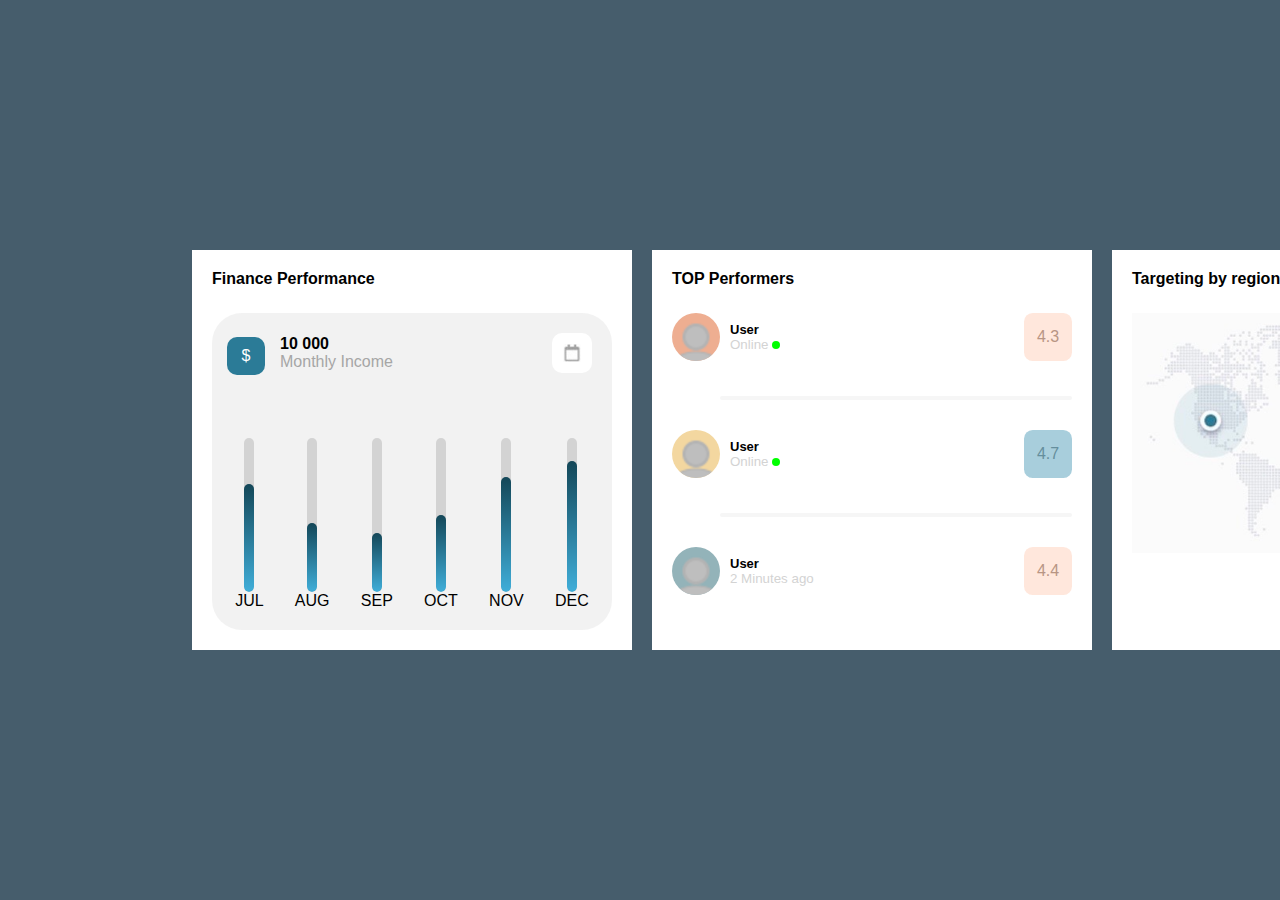
<file: NathansSnippits/bottomElements.html>
<html>
    <head>
        <link rel="stylesheet" href="../style.css">
        <link rel="stylesheet" href="../nathans/style.css">
        <script defer src="../nathans/graphs.js"></script>
    </head>
    <body>
        <div class="bottom-section">
            <div class="small-section">
                <h1 class="head">Finance Performance</h1>
                <div class="body design">
                    <div id="finance-performance-graph" class="bar-graph">
                        <div class="spaced head">
                            <div class="left">
                                <div class="symbol">$</div>
                                <div class="described-value">
                                    <span>10 000</span>
                                    <span class="descriptor">Monthly Income</span>
                                </div>
                            </div>
                            <div class="right">
                                <div class="calander icon">
                                    <img width=18px height=18px src="../images/calander.png">
                                </div>
                            </div>
                        </div>
                        <div class="body">
                            <div class="bars js-loadin">
                                <div style="display: none;">
                                    <div class="bar-element js-loadin-demo">
                                        <div class="bar">
                                            <div class="bar-grow"></div>
                                        </div>
                                        <div class="week-day"></div>
                                    </div>
                                </div>
                                <div class="js-loadin-void">...</div>
                            </div>
                        </div>
                    </div>
                </div>
            </div>
            <div class="small-section">
                <h1 class="head">TOP Performers</h1>
                <div class="list-down">
                    <div class="user-details container">
                        <div class="spaced">
                            <div class="left">
                                <div class="icon round user-color-special-orange">
                                    <img width=48 height=48 src="../images/user.png">
                                </div>
                                <div class="info">
                                    <div class="name">User</div>
                                    <div class="status">
                                        Online&MediumSpace;
                                        <span class="indicator-icon">
                                            <svg xmlns="http://www.w3.org/2000/svg" width="8" height="8" version="1.1">
                                                <circle cx="4" cy="4" r="4" fill="#00FF00" />
                                            </svg>
                                        </span>
                                    </div>
                                </div>
                            </div>
                            <div class="right">
                                <div class="performance-rating high-mid">
                                    4.3
                                </div>
                            </div>
                        </div>
                    </div>
                    <div class="list-seperator"></div>
                    <div class="user-details container">
                        <div class="spaced">
                            <div class="left">
                                <div class="icon round user-color-special-yellow">
                                    <img width=48 height=48 src="../images/user.png">
                                </div>
                                <div class="info">
                                    <div class="name">User</div>
                                    <div class="status">
                                        Online&MediumSpace;
                                        <span class="indicator-icon">
                                            <svg xmlns="http://www.w3.org/2000/svg" width="8" height="8" version="1.1">
                                                <circle cx="4" cy="4" r="4" fill="#00FF00" />
                                            </svg>
                                        </span>
                                    </div>
                                </div>
                            </div>
                            <div class="right">
                                <div class="performance-rating high-high">
                                    4.7
                                </div>
                            </div>
                        </div>
                    </div>
                    <div class="list-seperator"></div>
                    <div class="user-details container">
                        <div class="spaced">
                            <div class="left">
                                <div class="icon round user-color-special-blue">
                                    <img width=48 height=48 src="../images/user.png">
                                </div>
                                <div class="info">
                                    <div class="name">User</div>
                                    <div class="status">
                                        2 Minutes ago
                                    </div>
                                </div>
                            </div>
                            <div class="right">
                                <div class="performance-rating high-mid">
                                    4.4
                                </div>
                            </div>
                        </div>
                    </div>
                </div>
            </div>
            <div class="small-section">
                <h1 class="head">Targeting by region</h1>
                <div class="body map-element">
                    <img src="../images/map.png">
                </div>
            </div>
        </div>
    </body>
</html>
</file>
<file: style.css>
.about {
  height: 200px;
  width: 200px;
  background-image: linear-gradient(#4D7283, #5f97ac);
  border-radius: 10%;
  margin: 15px 50px;
  border: 2px solid #effaff;
}

.sideBar {
  height: 90%;
  width: 7%;
  background-image: linear-gradient(#4D7283, #698089);
  display: flex;
  flex-direction: column;
  justify-content: space-between;
  align-items: center;
  border-top-left-radius: 30px;
  border-bottom-left-radius: 30px;
  min-width: 90px;
}

.bottomcontainerInsights {
  background-image: linear-gradient(#5f97ac, #4D7283);
  height: 40%;
  width: 80%;
  margin: 0px auto;
  border-radius: 30px;
}

* {
  margin: 0;
  padding: 0;
  font-family: "Montserrat", sans-serif;
}

html {
  height: 100%;
  width: 100%;
}

body {
  background-color: #465D6C;
  height: 100%;
  width: 100%;
  display: flex;
  justify-content: center;
  align-items: center;
}

.mainContainer {
  height: 105%;
  margin-left: 20px;
  margin-right: 20px;
  min-width: 70%;
  margin-top: 115px;
  margin-bottom: 20px;
  display: flex;
  justify-content: center;
}

#star {
  background-color: white;
  padding: 10px;
  border-radius: 100%;
}

.logo {
  margin-top: 20px;
  margin-bottom: 40px;
}

.logoContainer {
  margin: 30px auto 0px auto;
  display: flex;
  flex-direction: column;
  align-items: center;
}

.logoContainer p {
  margin-top: 13px;
  color: white;
  font-size: 10px;
}

.contentContainer {
  height: 90%;
  width: 90%;
  background-image: linear-gradient(#4D7283, #698089);
  border-top-right-radius: 30px;
  border-bottom-right-radius: 30px;
}

.content {
  overflow: scroll;
  height: 88%;
  width: 99%;
  background-color: white;
  border-radius: 30px;
}

.topNav {
  height: 10%;
  width: 90%;
  display: flex;
  align-items: center;
  justify-content: space-between;
  margin: 0px 40px;
}

#user {
  background-color: #F6C7B2;
  border-radius: 10px;
  padding: 20px 13px;
  margin-top: 100px;
  margin-bottom: 40px;
  overflow: hidden;
  display: flex;
  justify-content: center;
  align-items: center;
}

.backbutton {
  color: white;
  display: flex;
  align-items: center;
}
.backbutton div {
  background-color: white;
  padding: 7px 10px;
  border-radius: 100%;
}
.backbutton p {
  padding-left: 15px;
  font-size: medium;
}

.websitenav a {
  text-decoration: none;
  color: white;
  margin: 0px 20px;
}

.memberContainer {
  display: flex;
  align-items: center;
}
.memberContainer .memberContainer :first-child {
  background-color: rgb(247, 210, 192);
}

.memberContainer p {
  margin-left: 13px;
  color: white;
  font-weight: 900;
  font-size: 12px;
}

#firstmember {
  background-color: rgb(247, 210, 192);
  padding: 9px 10px;
  border-radius: 100%;
  margin: -6px;
  border: 3px solid #4D7283;
}

.memberContainer :nth-child(2) {
  background-color: rgb(232, 152, 107);
  padding: 9px 10px;
  border-radius: 100%;
  margin: -6px;
  border: 3px solid #4D7283;
}

.memberContainer :nth-child(3) {
  background-color: rgb(150, 179, 187);
  padding: 9px 10px;
  border-radius: 100%;
  margin: -6px;
  border: 3px solid #4D7283;
}

p span {
  margin-left: 5px;
  font-weight: 100;
  opacity: 70%;
}

.topcontainer {
  height: 38%;
  width: 94%;
  padding: 26px;
  display: flex;
  justify-content: space-between;
}

.popularitycontainer {
  height: 85%;
  width: 28%;
  background-color: #EDCCBB;
  border-radius: 30px;
  padding: 3%;
}

.visitors {
  background-color: #3289A0;
  background-image: linear-gradient(to bottom right, #3289A0, #EECCBA);
  height: 85%;
  width: 57%;
  border-radius: 25px;
  padding: 3%;
  position: relative;
}

.visitors span {
  color: white;
}

.visitors h1 {
  color: white;
  font-size: 55px;
  margin-bottom: 10px;
}

ul li {
  list-style: none;
  display: flex;
  margin-top: 15px;
}

.numba {
  display: block;
  font-size: 15px;
}

.visitors .icons img {
  max-width: 5%;
  height: 100%;
  padding-right: 1%;
}

.visitors .fullStat {
  background-color: #2A7B97;
  color: black;
  border-radius: 30px 0;
  position: absolute;
  right: -7%;
  bottom: -15%;
  height: 80px;
  width: 300px;
  margin: 30px;
}

.guy {
  position: absolute;
  right: 1%;
  bottom: 0px;
}

.fullStat span {
  position: absolute;
  top: 50%;
  left: 55%;
  transform: translate(-50%, -50%);
  font-weight: 900;
}

.user-icon {
  color: #ffffff;
}

.bottomcontainer {
  padding: 0px 10px;
  display: flex;
  flex-wrap: wrap;
  justify-content: space-between;
  gap: 20px;
  min-height: 200px;
  width: 95%;
  flex: 1 1 50px;
  margin-top: 5px;
}
.bottomcontainer .user-color-special-orange {
  background-color: #EEAE91;
}
.bottomcontainer .user-color-special-yellow {
  background-color: #F3D7A0;
}
.bottomcontainer .user-color-special-blue {
  background-color: #93B3B9;
}
.bottomcontainer .spaced {
  display: flex;
  justify-content: space-between;
}
.bottomcontainer .spaced .left {
  display: flex;
  justify-content: flex-start;
}
.bottomcontainer .spaced .right {
  display: flex;
  justify-content: flex-end;
}
.bottomcontainer .list-down {
  display: flex;
  flex-direction: column;
  height: 100%;
}
.bottomcontainer .list-down .list-seperator {
  flex-grow: 0;
  flex-shrink: 0;
  width: 88%;
  height: 4px;
  margin-bottom: 30px;
  margin-left: 48px;
  background-color: rgba(237, 237, 237, 0.5);
  border-radius: 2px;
}
.bottomcontainer .list-down > * {
  flex-grow: 1;
  flex-shrink: 0;
}
.bottomcontainer .round {
  border-radius: 100%;
  overflow: hidden;
}
.bottomcontainer .rounded {
  border-radius: 20%;
  overflow: hidden;
}
.bottomcontainer .js-loadin-void {
  width: 100%;
  height: 100%;
}
.bottomcontainer .js-loadin-void .load {
  background-color: rgba(90, 90, 90, 0.5);
}
.bottomcontainer .js-loadin-demo {
  display: none;
}
.bottomcontainer .small-section {
  flex: 1 0 200px;
  display: flex;
  flex-direction: column;
  align-content: center;
  padding: 20px;
}
.bottomcontainer .small-section .head {
  font-weight: bold;
  font-size: medium;
  margin-bottom: 25px;
}
.bottomcontainer .small-section .body.design {
  display: flex;
  flex: 1 0 300px;
  justify-content: center;
  border-radius: 30px;
  background-color: rgba(211, 211, 211, 0.3);
}
.bottomcontainer .bar-graph {
  display: flex;
  flex-direction: column;
  align-content: center;
  flex: 1 1 200px;
}
.bottomcontainer .bar-graph .head {
  display: flex;
}
.bottomcontainer .bar-graph .head .left, .bottomcontainer .bar-graph .head .right {
  display: flex;
  flex: 1 1 1;
  align-content: center;
  align-items: center;
}
.bottomcontainer .bar-graph .head .symbol {
  display: flex;
  justify-content: center;
  align-content: center;
  align-items: center;
  border-radius: 10px;
  width: 38px;
  height: 38px;
  color: white;
  font-weight: normal;
  background-color: #2B7B97;
  margin: 15px;
  margin-right: 5px;
  margin-top: 20px;
}
.bottomcontainer .bar-graph .head .described-value {
  display: flex;
  flex-direction: column;
  margin: 15px;
  margin-left: 10px;
}
.bottomcontainer .bar-graph .head .described-value .descriptor {
  font-size: medium;
  font-weight: lighter;
  color: #A6A6A6;
}
.bottomcontainer .bar-graph .head .space {
  flex: 1 1 1;
}
.bottomcontainer .bar-graph .head .calander {
  background-color: white;
  margin: 20px;
  width: 40px;
  height: 40px;
  display: flex;
  align-items: center;
  justify-content: center;
  border-radius: 10px;
  color: lightgrey;
}
.bottomcontainer .bar-graph .head .calander .icon {
  width: 18px;
  height: 18px;
  display: flex;
  justify-content: center;
  align-items: center;
}
.bottomcontainer .bar-graph .body {
  height: 100%;
  display: flex;
  flex-direction: column;
}
.bottomcontainer .bar-graph .bars {
  display: flex;
  gap: 5px;
  flex: 1 0 100px;
  padding: 20px 10px;
}
.bottomcontainer .bar-graph .bars .bar-element {
  flex: 1 0 auto;
  display: flex;
  flex-direction: column;
  align-items: center;
  height: 100%;
}
.bottomcontainer .bar-graph .bars .bar-element .bar {
  flex: 1 0 80px;
  height: 80px;
  width: 10px;
  border-radius: 30px;
  overflow: hidden;
  background-color: lightgrey;
  display: flex;
  justify-content: center;
}
.bottomcontainer .bar-graph .bars .bar-element .bar .bar-grow {
  border-radius: 30px;
  align-self: flex-end;
  height: 50%;
  width: 100%;
  background-color: #40AED9;
  background-image: linear-gradient(0deg, #40AED9, #144758);
}
.bottomcontainer .user-details.container {
  height: 50px;
  flex: 1 0 80px;
}
.bottomcontainer .user-details.container .left, .bottomcontainer .user-details.container .right {
  align-items: center;
  align-content: center;
}
.bottomcontainer .user-details.container .info {
  margin-left: 10px;
}
.bottomcontainer .user-details.container .info .name {
  font-weight: bold;
  font-size: small;
}
.bottomcontainer .user-details.container .info .status {
  font-weight: lighter;
  font-size: smaller;
  color: lightgrey;
  display: inline-flex;
  align-content: center;
  align-items: center;
}
.bottomcontainer .user-details.container .info .status .indicator-icon {
  display: inline-flex;
  align-items: center;
  align-content: center;
}
.bottomcontainer .user-details.container .icon {
  width: 48px;
  height: 48px;
  text-align: center;
  display: flex;
  justify-content: center;
  align-items: center;
}
.bottomcontainer .user-details.container .performance-rating {
  display: flex;
  justify-content: center;
  align-items: center;
  width: 48px;
  height: 48px;
  border-radius: 18%;
}
.bottomcontainer .user-details.container .performance-rating.high-mid {
  background-color: rgba(255, 223, 208, 0.737254902);
  color: #b89584;
}
.bottomcontainer .user-details.container .performance-rating.high-high {
  background-color: rgba(137, 189, 208, 0.737254902);
  color: #658E9D;
}
.bottomcontainer .map-element > img {
  -o-object-fit: cover;
     object-fit: cover;
  -o-object-position: 50% 50%;
     object-position: 50% 50%;
  width: 100%;
}
.bottomcontainer .map-element {
  overflow: hidden;
  display: flex;
  justify-content: center;
  width: 100%;
}

.guy img {
  position: absolute;
  bottom: 0%;
  right: 6%;
  width: 43%;
}

.insightsnav {
  opacity: 50%;
}

.insightsnavbold {
  opacity: 100%;
  font-weight: 900;
}

.popularitycontainer {
  height: 85%;
  width: 28%;
  background-color: #EDCCBB;
  border-radius: 30px;
  padding: 3%;
  position: relative;
}

.popularitycontainer span {
  color: black;
  font-weight: 600;
}

.popularitycontainer h1 {
  color: black;
  font-size: 70px;
  margin-bottom: 10px;
  font-weight: 900;
  margin-bottom: 10%;
}

.popRank img {
  height: 30%;
  width: 30%;
  display: flex;
  -o-object-fit: contain;
     object-fit: contain;
  position: absolute;
  right: 10%;
  top: 10%;
}

.visitors .fullStat {
  background-color: #2A7B97;
  color: black;
  border-radius: 30px 0;
  position: absolute;
  right: -100px;
  bottom: -15%;
  height: 80px;
  width: 300px;
}

.fullStat span {
  position: absolute;
  top: 50%;
  left: 55%;
  transform: translate(-50%, -50%);
  font-weight: 900;
}/*# sourceMappingURL=style.css.map */
</file>
<file: nathans/style.css>
* {
  margin: 0;
  padding: 0;
  font-family: "Montserrat", sans-serif;
}

html {
  height: 100%;
  width: 100%;
}

body {
  background-color: #465D6C;
  height: 100%;
  width: 100%;
  display: flex;
  justify-content: center;
  align-items: center;
}

.mainContainer {
  height: 100%;
  width: 70%;
  margin-top: 115px;
  margin-bottom: 20px;
  display: flex;
  justify-content: center;
}

.sideBar {
  height: 90%;
  width: 7%;
  background-image: linear-gradient(#4D7283, #698089);
  display: flex;
  flex-direction: column;
  justify-content: space-between;
  align-items: center;
  border-top-left-radius: 30px;
  border-bottom-left-radius: 30px;
}

#star {
  background-color: white;
  padding: 10px;
  border-radius: 100%;
}

.logo {
  margin-top: 20px;
  margin-bottom: 40px;
}

.logoContainer {
  margin: 30px auto 0px auto;
  display: flex;
  flex-direction: column;
  align-items: center;
}

.logoContainer p {
  margin-top: 13px;
  color: white;
  font-size: 10px;
}

.contentContainer {
  height: 90%;
  width: 90%;
  background-image: linear-gradient(#4D7283, #698089);
  border-top-right-radius: 30px;
  border-bottom-right-radius: 30px;
}

.content {
  height: 88%;
  width: 99%;
  background-color: white;
  border-radius: 30px;
}

.topNav {
  height: 10%;
  width: 90%;
  display: flex;
  align-items: center;
  justify-content: space-between;
  margin: 0px 40px;
}

.user {
  background-color: white;
  border-radius: 10px;
  height: 40px;
  width: 40px;
  margin-top: 100px;
  margin-bottom: 20px;
}

.backbutton {
  color: white;
  display: flex;
  align-items: center;
}

.backbutton div {
  background-color: white;
  padding: 7px 10px;
  border-radius: 100%;
}

.backbutton p {
  padding-left: 15px;
  font-size: medium;
}

.websitenav a {
  text-decoration: none;
  color: white;
  margin: 0px 20px;
}

.memberContainer {
  display: flex;
  align-items: center;
}

.member {
  background-color: white;
  height: 30px;
  width: 30px;
  border-radius: 100%;
  margin: -6px;
  border: 3px solid #4D7283;
}

.memberContainer p {
  margin-left: 13px;
  color: white;
  font-weight: 900;
  font-size: 12px;
}

p span {
  margin-left: 5px;
  font-weight: 100;
  opacity: 70%;
}

.websitenav :nth-child(2) {
  opacity: 50%;
}

.websitenav :nth-child(3) {
  opacity: 50%;
}

.topcontainer {
  height: 45%;
  width: 94%;
  padding: 30px;
  display: flex;
  justify-content: space-between;
}

.popularitycontainer {
  height: 85%;
  width: 28%;
  background-color: #EDCCBB;
  border-radius: 30px;
  padding: 3%;
}

.visitors {
  background-color: #3289A0;
  background-image: linear-gradient(to bottom right, #3289A0, #EECCBA);
  height: 85%;
  width: 57%;
  border-radius: 25px;
  padding: 3%;
}

.visitors span {
  color: white;
}

.visitors h1 {
  color: white;
  font-size: 55px;
  margin-bottom: 10px;
}

ul li {
  list-style: none;
  display: flex;
  margin-top: 15px;
}

.numba {
  display: block;
  font-size: 15px;
}

.visitors .icons img {
  max-width: 5%;
  height: 100%;
  padding-right: 1%;
}

.visitors .fullStat {
  background-color: #2A7B97;
  color: black;
  position: absolute;
  left: 50%;
  bottom: 40%;
  height: 80px;
  width: 300px;
  margin: 30px;
}

.user-color-special-orange {
  background-color: #EEAE91;
}

.user-color-special-yellow {
  background-color: #F3D7A0;
}

.user-color-special-blue {
  background-color: #93B3B9;
}

.spaced {
  display: flex;
  justify-content: space-between;
}
.spaced .left {
  display: flex;
  justify-content: flex-start;
}
.spaced .right {
  display: flex;
  justify-content: flex-end;
}

.list-down {
  display: flex;
  flex-direction: column;
  height: 100%;
}
.list-down .list-seperator {
  flex-grow: 0;
  flex-shrink: 0;
  width: 88%;
  height: 4px;
  margin-bottom: 30px;
  margin-left: 48px;
  background-color: rgba(237, 237, 237, 0.5);
  border-radius: 2px;
}

.list-down > * {
  flex-grow: 1;
  flex-shrink: 0;
}

.round {
  border-radius: 100%;
  overflow: hidden;
}

.rounded {
  border-radius: 20%;
  overflow: hidden;
}

.js-loadin-void {
  width: 100%;
  height: 100%;
}
.js-loadin-void .load {
  rotate: 360deg;
  transition: rotate Infinite 3s;
}

.js-loadin-demo {
  display: none;
}

.bottom-section {
  display: flex;
  justify-content: space-between;
  gap: 20px;
  height: 400px;
  width: 70vw;
}
.bottom-section .small-section {
  flex: 1 0 400px;
  display: flex;
  flex-direction: column;
  align-content: center;
  padding: 20px;
  background-color: white;
}
.bottom-section .small-section .head {
  font-weight: bold;
  font-size: medium;
  margin-bottom: 25px;
}
.bottom-section .small-section .body.design {
  display: flex;
  flex: 1 0 300px;
  justify-content: center;
  border-radius: 30px;
  background-color: rgba(211, 211, 211, 0.3);
}

.bar-graph {
  display: flex;
  flex-direction: column;
  align-content: center;
  flex: 1 1 400px;
  width: 400px;
}
.bar-graph .head {
  display: flex;
}
.bar-graph .head .left, .bar-graph .head .right {
  display: flex;
  flex: 1 1 1;
  align-content: center;
  align-items: center;
}
.bar-graph .head .symbol {
  display: flex;
  justify-content: center;
  align-content: center;
  align-items: center;
  border-radius: 10px;
  width: 38px;
  height: 38px;
  color: white;
  font-weight: normal;
  background-color: #2B7B97;
  margin: 15px;
  margin-right: 5px;
  margin-top: 20px;
}
.bar-graph .head .described-value {
  display: flex;
  flex-direction: column;
  margin: 15px;
  margin-left: 10px;
}
.bar-graph .head .described-value .descriptor {
  font-size: medium;
  font-weight: lighter;
  color: #A6A6A6;
}
.bar-graph .head .space {
  flex: 1 1 1;
}
.bar-graph .head .calander {
  background-color: white;
  margin: 20px;
  width: 40px;
  height: 40px;
  display: flex;
  align-items: center;
  justify-content: center;
  border-radius: 10px;
  color: lightgrey;
}
.bar-graph .head .calander .icon {
  width: 18px;
  height: 18px;
  display: flex;
  justify-content: center;
  align-items: center;
}
.bar-graph .body {
  height: 100%;
  display: flex;
  flex-direction: column;
}
.bar-graph .bars {
  display: flex;
  gap: 5px;
  flex: 1 0 100px;
  padding: 20px 10px;
}
.bar-graph .bars .bar-element {
  flex: 1 0 auto;
  display: flex;
  flex-direction: column;
  align-items: center;
  height: 100%;
}
.bar-graph .bars .bar-element .bar {
  flex: 1 0 80px;
  height: 80px;
  width: 10px;
  border-radius: 30px;
  overflow: hidden;
  background-color: lightgrey;
  display: flex;
  justify-content: center;
}
.bar-graph .bars .bar-element .bar .bar-grow {
  border-radius: 30px;
  align-self: flex-end;
  height: 50%;
  width: 100%;
  background-color: #40AED9;
  background-image: linear-gradient(0deg, #40AED9, #144758);
}

.user-details.container {
  height: 50px;
  flex: 1 0 50px;
}
.user-details.container .left, .user-details.container .right {
  align-items: center;
  align-content: center;
}
.user-details.container .info {
  margin-left: 10px;
}
.user-details.container .info .name {
  font-weight: bold;
  font-size: small;
}
.user-details.container .info .status {
  font-weight: lighter;
  font-size: smaller;
  color: lightgrey;
  display: inline-flex;
  align-content: center;
  align-items: center;
}
.user-details.container .info .status .indicator-icon {
  display: inline-flex;
  align-items: center;
  align-content: center;
}
.user-details.container .icon {
  width: 48px;
  height: 48px;
}
.user-details.container .performance-rating {
  display: flex;
  justify-content: center;
  align-items: center;
  width: 48px;
  height: 48px;
  border-radius: 18%;
}
.user-details.container .performance-rating.high-mid {
  background-color: rgba(255, 223, 208, 0.737254902);
  color: #b89584;
}
.user-details.container .performance-rating.high-high {
  background-color: rgba(137, 189, 208, 0.737254902);
  color: #658E9D;
}

.map-element > img {
  -o-object-fit: cover;
     object-fit: cover;
  -o-object-position: 50% 50%;
     object-position: 50% 50%;
  width: 100%;
}

.map-element {
  overflow: hidden;
  display: flex;
  justify-content: center;
  width: 100%;
}/*# sourceMappingURL=style.css.map */
</file>
